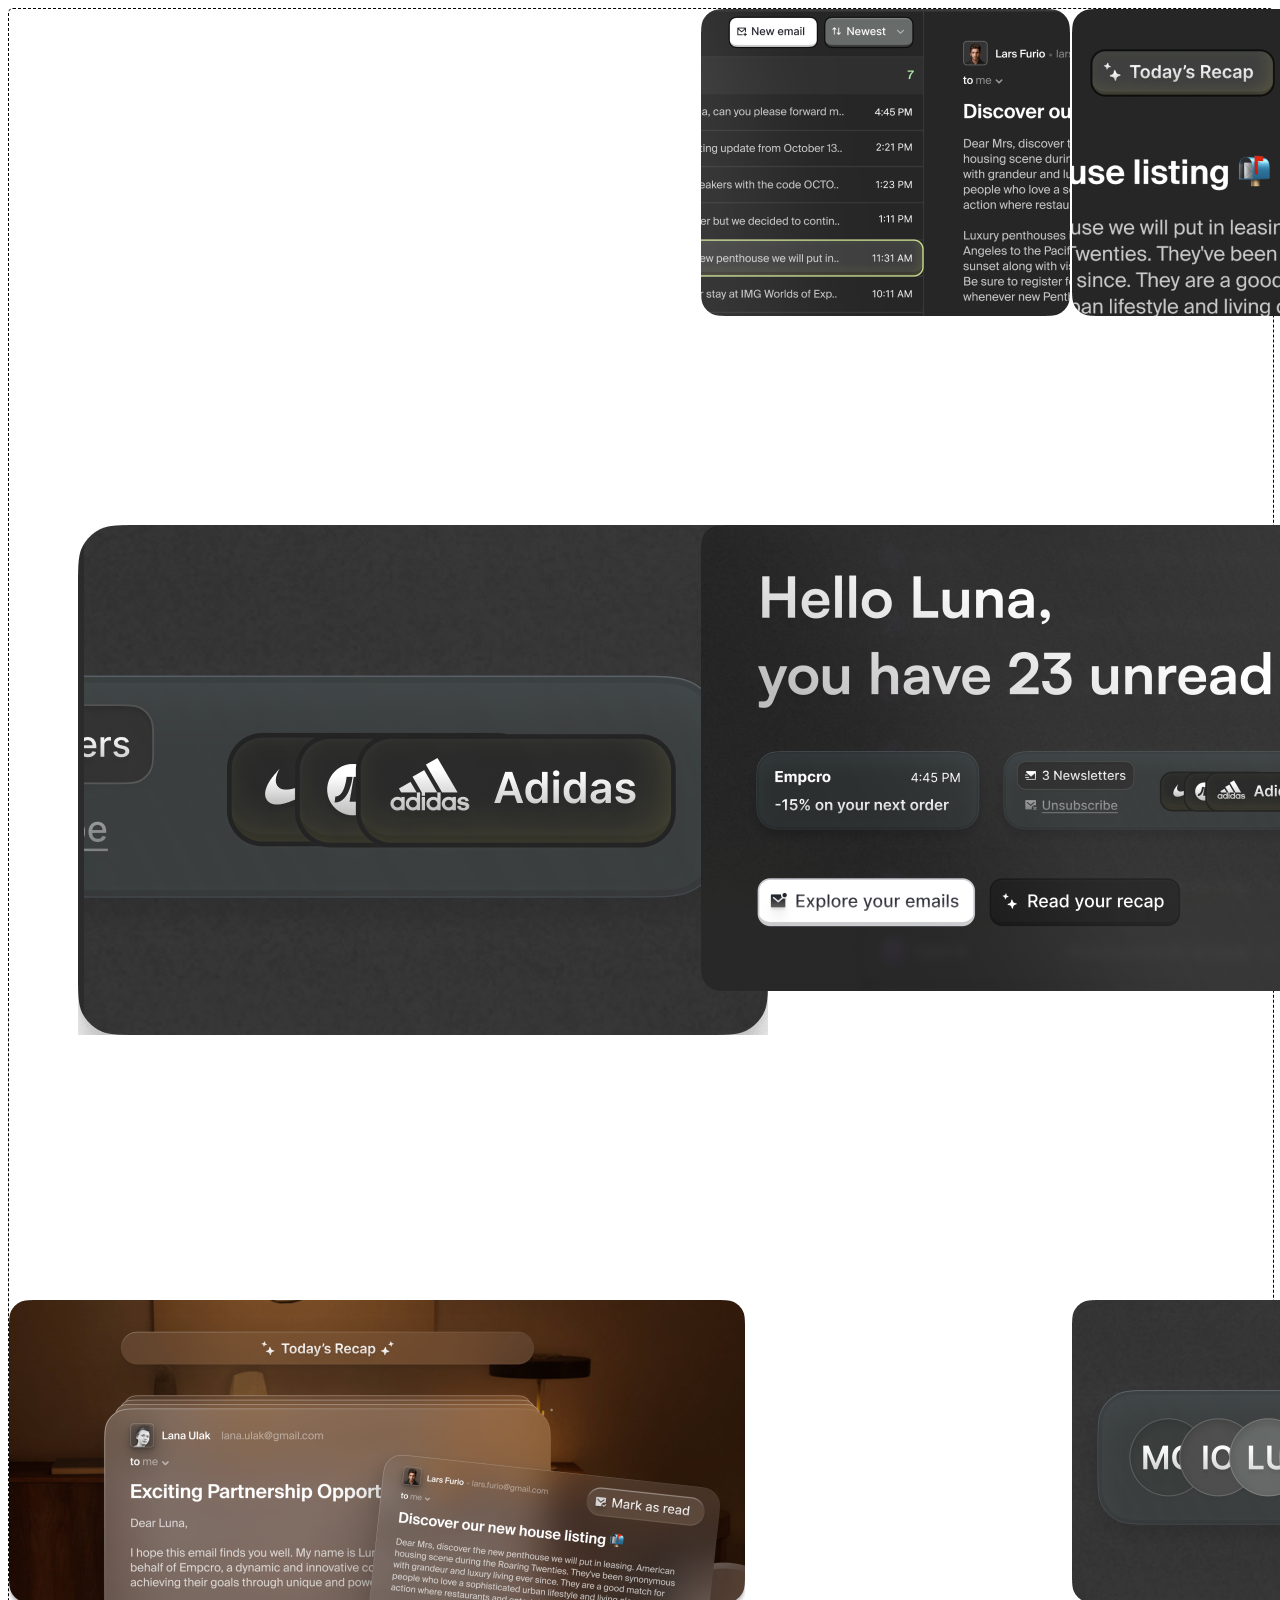
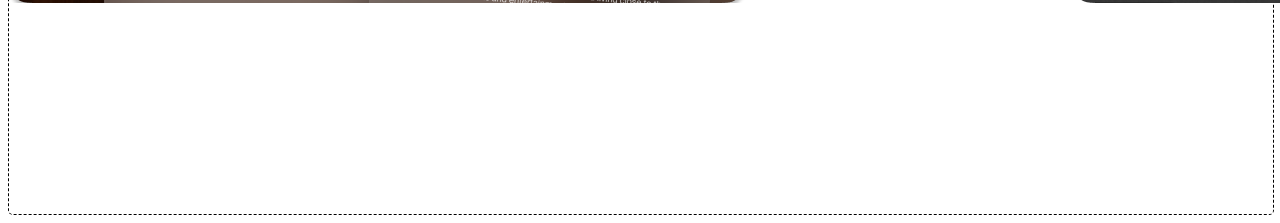
<file: HW6-3/index.html>
<!DOCTYPE html>
<html lang="en">
  <head>
    <meta charset="UTF-8" />
    <meta name="viewport" content="width=device-width, initial-scale=1.0" />
    <link rel="stylesheet" href="/HW6-3/assests/styles/style.css" />
    <title>Практика grid CSS</title>
  </head>
  <body>
    <section class="container">
      <div class="grid-box">
        <div class="box-image">
          <span
            class="image-1"
            style="
              background-image: url(/HW6-3/assests/images/Bento-grid-image-1.png);
            "
          ></span>
        </div>

        <div class="box-image">
        <img src="/HW6-3/assests/images/Bento-grid-image-2.png" alt="image 2" />
        </div>

        <div class="image-3">
          <img src="/HW6-3/assests/images/Bento-grid-image-3.png" alt="image 3" />
        </div>

        <div class="image-4">
          <img src="/HW6-3/assests/images/Bento-grid-image-4.png" alt="image 4" />
        </div>

        <div class="image-5">
          <img src="/HW6-3/assests/images/Bento-grid-image-5.png" alt="image 5" />
        </div>
        <div class="image-6">
           <img src="/HW6-3/assests/images/Bento-grid-image-6.png" alt="image 6" />
        </div>

        <div class="image-7">
           <img src="/HW6-3/assests/images/Bento-grid-image-7.png" alt="image 7" />
        </div>

        <div class="image-8">
           <img src="/HW6-3/assests/images/Bento-grid-image-8.png" alt="image 8" />
        </div>

        <div class="image-9">
           <img src="/HW6-3/assests/images/Bento-grid-image-9.png" alt="image 9" />
        </div>
      </div>
    </section>
  </body>
</html>
</file>
<file: HW6-3/assests/styles/style.css>
.container {
  border: 1px dashed;
  border-radius: 5px;
  max-width: 100%;
  width: 100%;
}

.grid-box {
  display: grid;
  grid-template-columns: repeat(4, 1fr);
  grid-template-rows: 1fr repeat(2, 0.5fr) 1fr;
  grid-column-gap: 2px;
  grid-row-gap: 2px;
}

.box-image {
  background-size: cover;
  padding-left: 10%;
  padding-right: 10%;
}

.image-1 {
  grid-area: 1 / 1 / 3 / 2;
}
.image-2 {
  grid-area: 3 / 1 / 4 / 2;
}
.image-3 {
  grid-area: 1 / 2 / 2 / 3;
}
.image-4 {
  grid-area: 1 / 3 / 2 / 4;
  object-fit: fill;
}
.image-5 {
  grid-area: 2 / 2 / 4 / 4;
}
.image-6 {
  grid-area: 4 / 1 / 5 / 3;
}
.image-7 {
  grid-area: 4 / 3 / 5 / 4;
}
.image-8 {
  grid-area: 1 / 4 / 3 / 5;
}
.image-9 {
  grid-area: 3 / 4 / 5 / 5;
}
</file>
